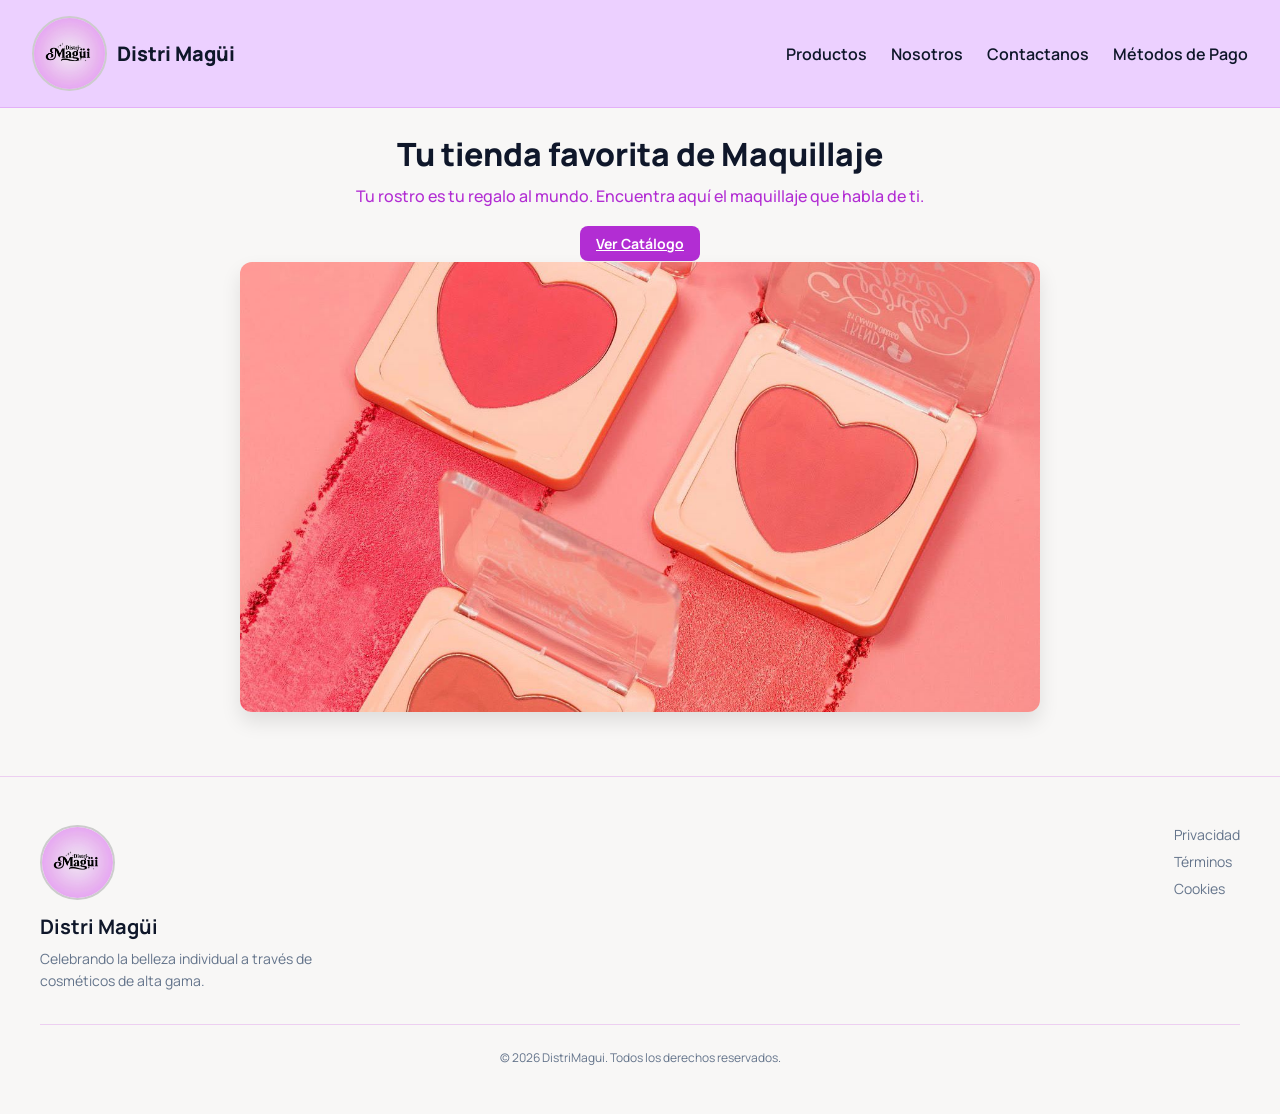
<file: index.html>
<!DOCTYPE html>
<html lang="es">
<head>
    <meta charset="UTF-8">
    <link rel="preconnect" href="https://fonts.googleapis.com">
    <link rel="preconnect" href="https://fonts.gstatic.com" crossorigin>
    <link href="https://fonts.googleapis.com/css2?family=Manrope:wght@300;400;500;600;700;800&display=swap" rel="stylesheet">
    <link href="https://fonts.googleapis.com/css2?family=Material+Symbols+Outlined:wght,FILL@100..700,0..1&display=swap" rel="stylesheet">
    <link rel="stylesheet" href="styles.css">
    <title>Distri-Magüi | Inicio</title>
</head>
<body>
    <!-- Encabezado Principal -->
    <header class="main-header">
        <div class="logo-container">
            <a href="index.html">
                <img src="img/logo.jpeg" alt="Logo">
                <h1>Distri Magüi</h1>
            </a>
        </div>
        <nav class="main-nav">
            <ul>
                <li><a href="products.html">Productos</a></li>
                <li><a href="aboutUs.html">Nosotros</a></li>
                <li><a href="contac.html">Contactanos</a></li>
                <li><a href="paymentMethods.html">Métodos de Pago</a></li>
            </ul>
        </nav>
    </header>

    <!-- Contenido Principal -->
    <main class="main-content">
        <div class="page-header">
            <h1>Tu tienda favorita de Maquillaje</h1>
            <p>Tu rostro es tu regalo al mundo. 
                Encuentra aquí el maquillaje que habla de ti.</p>
            <br>
            <a href="products.html" class="btn-add-cart">Ver Catálogo</a>
        </div>
        
        <div class="page-text">
            <div class="page-style">
                <img src="img/imgMain2.jpeg" alt="Imagen main">
            </div>
        </div>
    </main>

    <!-- Pie de Página Principal -->
    <footer class="main-footer">
        <div class="footer-brand">
            <img src="img/logo.jpeg" alt="Logo">
            <h2>Distri Magüi</h2>
            <p>
                Celebrando la belleza individual a través de cosméticos de alta gama.
            </p>
        </div>
        <div class="footer-links">
            <a href="#">Privacidad</a>
            <a href="#">Términos</a>
            <a href="#">Cookies</a>
        </div>
        <div class="footer-copy">
            <p>© 2026 DistriMagui. Todos los derechos reservados.</p>
        </div>
    </footer>
</body>
</html>
</file>
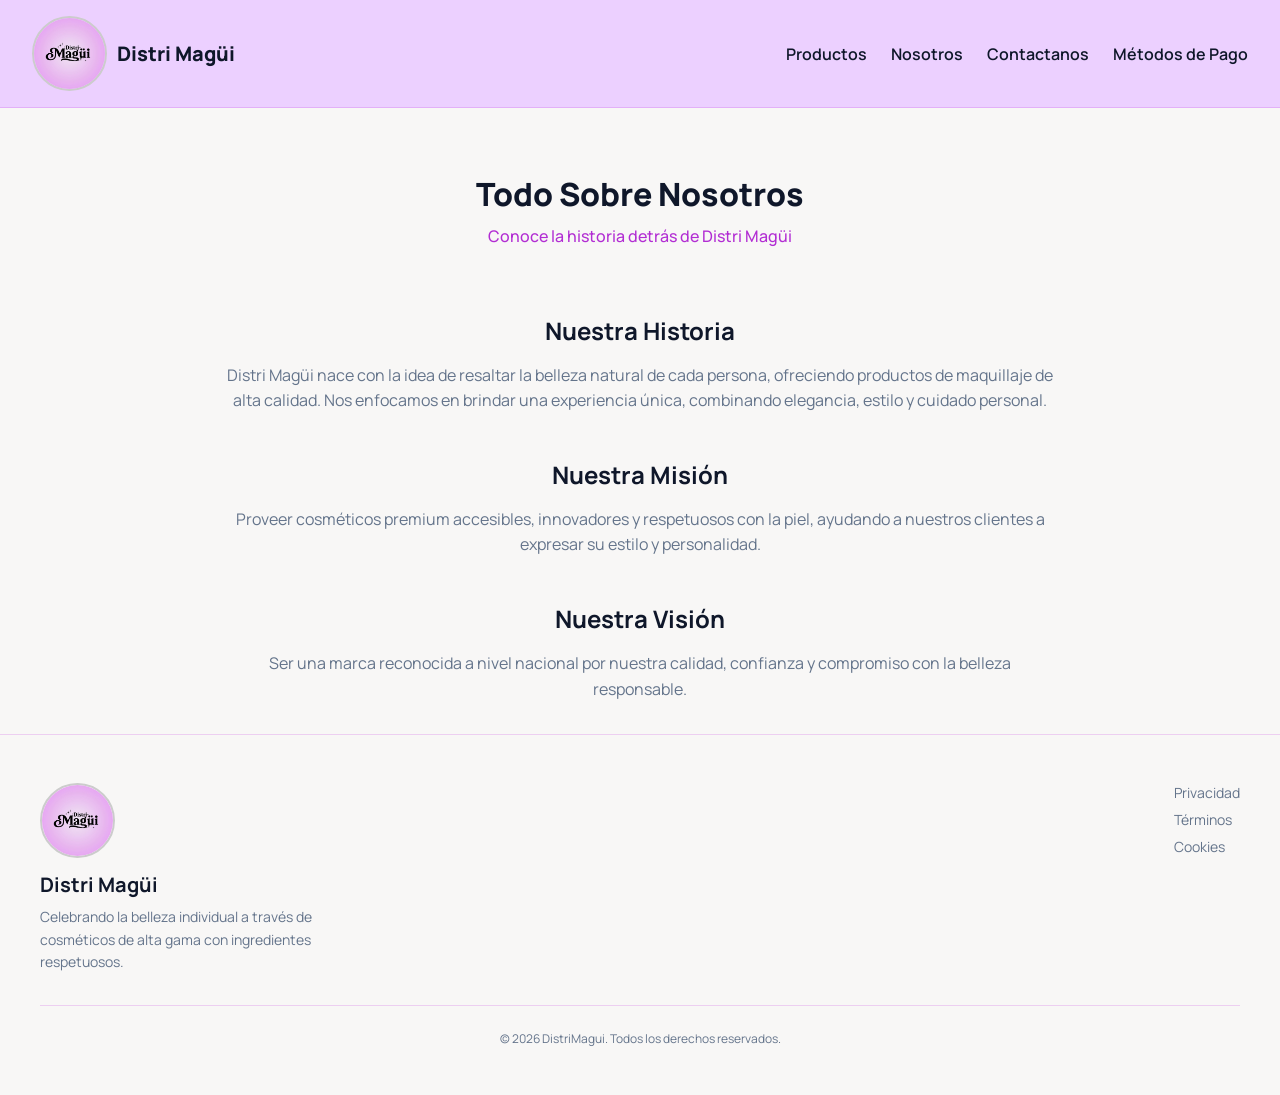
<file: aboutUs.html>
<!DOCTYPE html>
<html lang="es">

<head>
    <meta charset="UTF-8">
    <link rel="preconnect" href="https://fonts.googleapis.com">
    <link rel="preconnect" href="https://fonts.gstatic.com" crossorigin>
    <link href="https://fonts.googleapis.com/css2?family=Manrope:wght@300;400;500;600;700;800&display=swap"
        rel="stylesheet">
    <link href="https://fonts.googleapis.com/css2?family=Material+Symbols+Outlined:wght,FILL@100..700,0..1&display=swap"
        rel="stylesheet">
    <link rel="stylesheet" href="styles.css">
    <title>Distri Magüi | Nosotros</title>
</head>

<body>
    <!-- Encabezado Principal -->
    <header class="main-header">
        <div class="logo-container">
            <a href="index.html">
                <img src="img/logo.jpeg" alt="Logo">
                <h1>Distri Magüi</h1>
            </a>
        </div>
        <nav class="main-nav">
            <ul>
                <li><a href="products.html">Productos</a></li>
                <li><a href="aboutUs.html">Nosotros</a></li>
                <li><a href="contac.html">Contactanos</a></li>
                <li><a href="paymentMethods.html">Métodos de Pago</a></li>
            </ul>
        </nav>
    </header>
    <main class="main-content">

    <!-- Encabezado -->
    <div class="page-header" style="text-align: center; padding-top: 4rem; padding-bottom: 2rem;">
        <h1>Todo Sobre Nosotros</h1>
        <p>Conoce la historia detrás de Distri Magüi</p>
    </div>

    <!-- Contenido -->
    <section style="max-width: 900px; margin: 0 auto; padding: 2rem; text-align: center;">
        
        <h2 style="margin-bottom: 1rem;">Nuestra Historia</h2>
        <p style="color: var(--text-muted); line-height: 1.6;">
            Distri Magüi nace con la idea de resaltar la belleza natural de cada persona, 
            ofreciendo productos de maquillaje de alta calidad. Nos enfocamos en brindar 
            una experiencia única, combinando elegancia, estilo y cuidado personal.
        </p>

        <br><br>

        <h2 style="margin-bottom: 1rem;">Nuestra Misión</h2>
        <p style="color: var(--text-muted); line-height: 1.6;">
            Proveer cosméticos premium accesibles, innovadores y respetuosos con la piel, 
            ayudando a nuestros clientes a expresar su estilo y personalidad.
        </p>

        <br><br>

        <h2 style="margin-bottom: 1rem;">Nuestra Visión</h2>
        <p style="color: var(--text-muted); line-height: 1.6;">
            Ser una marca reconocida a nivel nacional por nuestra calidad, confianza 
            y compromiso con la belleza responsable.
        </p>

    </section>
    </main>
    <!-- Pie de Página Principal -->
    <footer class="main-footer">
        <div class="footer-brand">
            <img src="img/logo.jpeg" alt="Logo">
            <h2>Distri Magüi</h2>
            <p>
                Celebrando la belleza individual a través de cosméticos de alta gama con ingredientes respetuosos.
            </p>
        </div>
        <div class="footer-links">
            <a href="#">Privacidad</a>
            <a href="#">Términos</a>
            <a href="#">Cookies</a>
        </div>
        <div class="footer-copy">
            <p>© 2026 DistriMagui. Todos los derechos reservados.</p>
        </div>
    </footer>
</body>

</html>
</file>
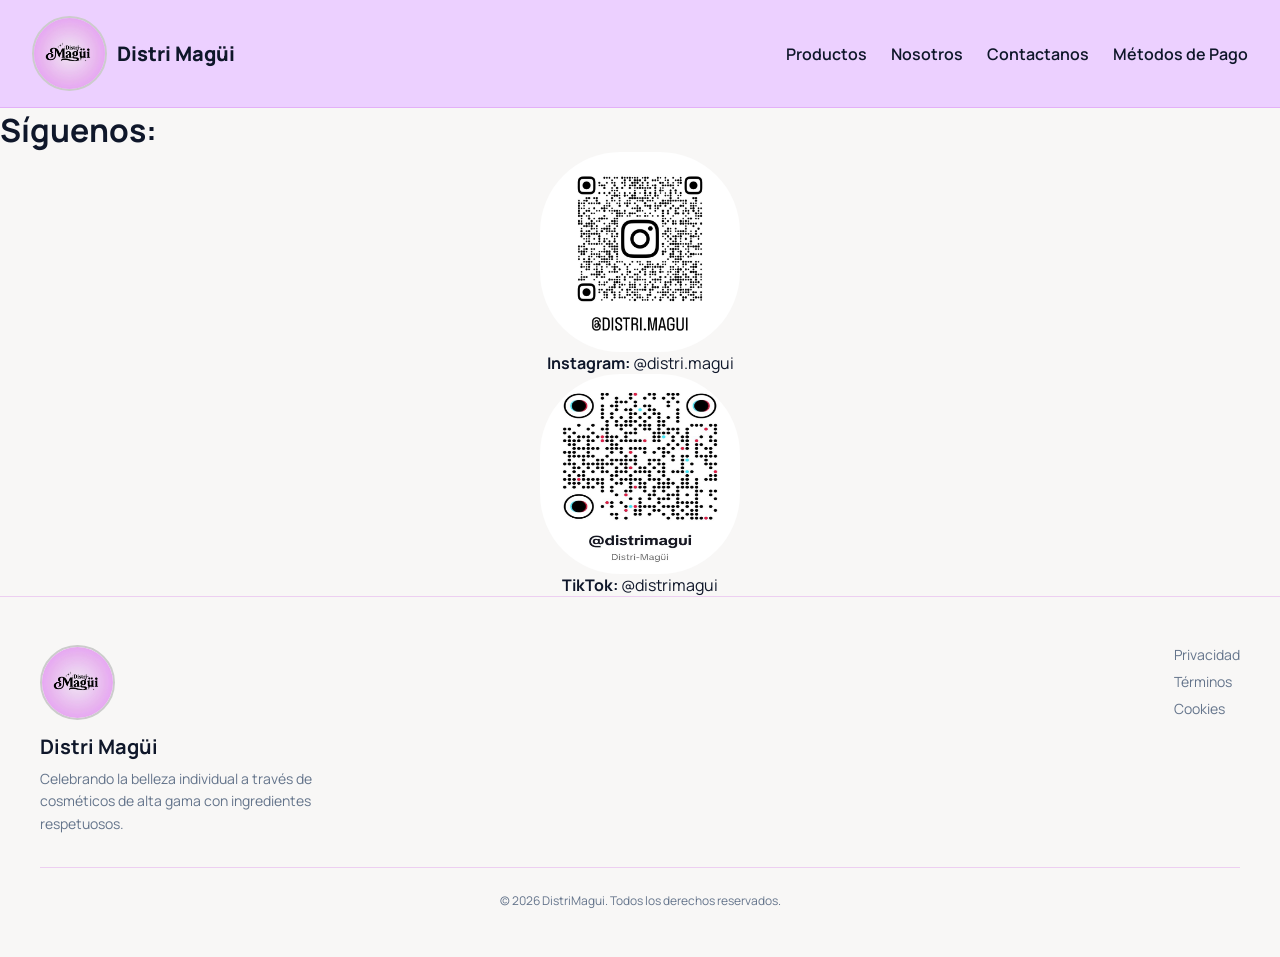
<file: contac.html>
<!DOCTYPE html>
<html lang="es">
<head>
    <meta charset="UTF-8">
    <link rel="preconnect" href="https://fonts.googleapis.com">
    <link rel="preconnect" href="https://fonts.gstatic.com" crossorigin>
    <link href="https://fonts.googleapis.com/css2?family=Manrope:wght@300;400;500;600;700;800&display=swap" rel="stylesheet">
    <link href="https://fonts.googleapis.com/css2?family=Material+Symbols+Outlined:wght,FILL@100..700,0..1&display=swap" rel="stylesheet">
    <link rel="stylesheet" href="styles.css">
    <title>Distri-Magüi | Contacto</title>
</head>
<body>
    <header class="main-header">
        <div class="logo-container">
            <a href="index.html">
                <img src="img/logo.jpeg" alt="Logo">
                <h1>Distri Magüi</h1>
            </a>
        </div>
        <nav class="main-nav">
            <ul>
                <li><a href="products.html">Productos</a></li>
                <li><a href="aboutUs.html">Nosotros</a></li>
                <li><a href="contac.html">Contactanos</a></li>
                <li><a href="paymentMethods.html">Métodos de Pago</a></li>
            </ul>
        </nav>
    </header>
    <main class="main-content">
        <div class="contact-info">
            <h1>Síguenos:</h1>
            <img src="img/instagram.jpeg" alt="Instagram">
            <p><strong>Instagram:</strong> @distri.magui</p>
            <img src="img/tik tok.jpeg" alt="TikTok">
            <p><strong>TikTok:</strong> @distrimagui</p>
        </div>
    </main>
    <footer class="main-footer">
        <div class="footer-brand">
            <img src="img/logo.jpeg" alt="Logo">
            <h2>Distri Magüi</h2>
            <p>
                Celebrando la belleza individual a través de cosméticos de alta gama con ingredientes respetuosos.
            </p>
        </div>
        <div class="footer-links">
            <a href="#">Privacidad</a>
            <a href="#">Términos</a>
            <a href="#">Cookies</a>
        </div>
        <div class="footer-copy">
            <p>© 2026 DistriMagui. Todos los derechos reservados.</p>
        </div>
    </footer>
</body>

</html>
</file>
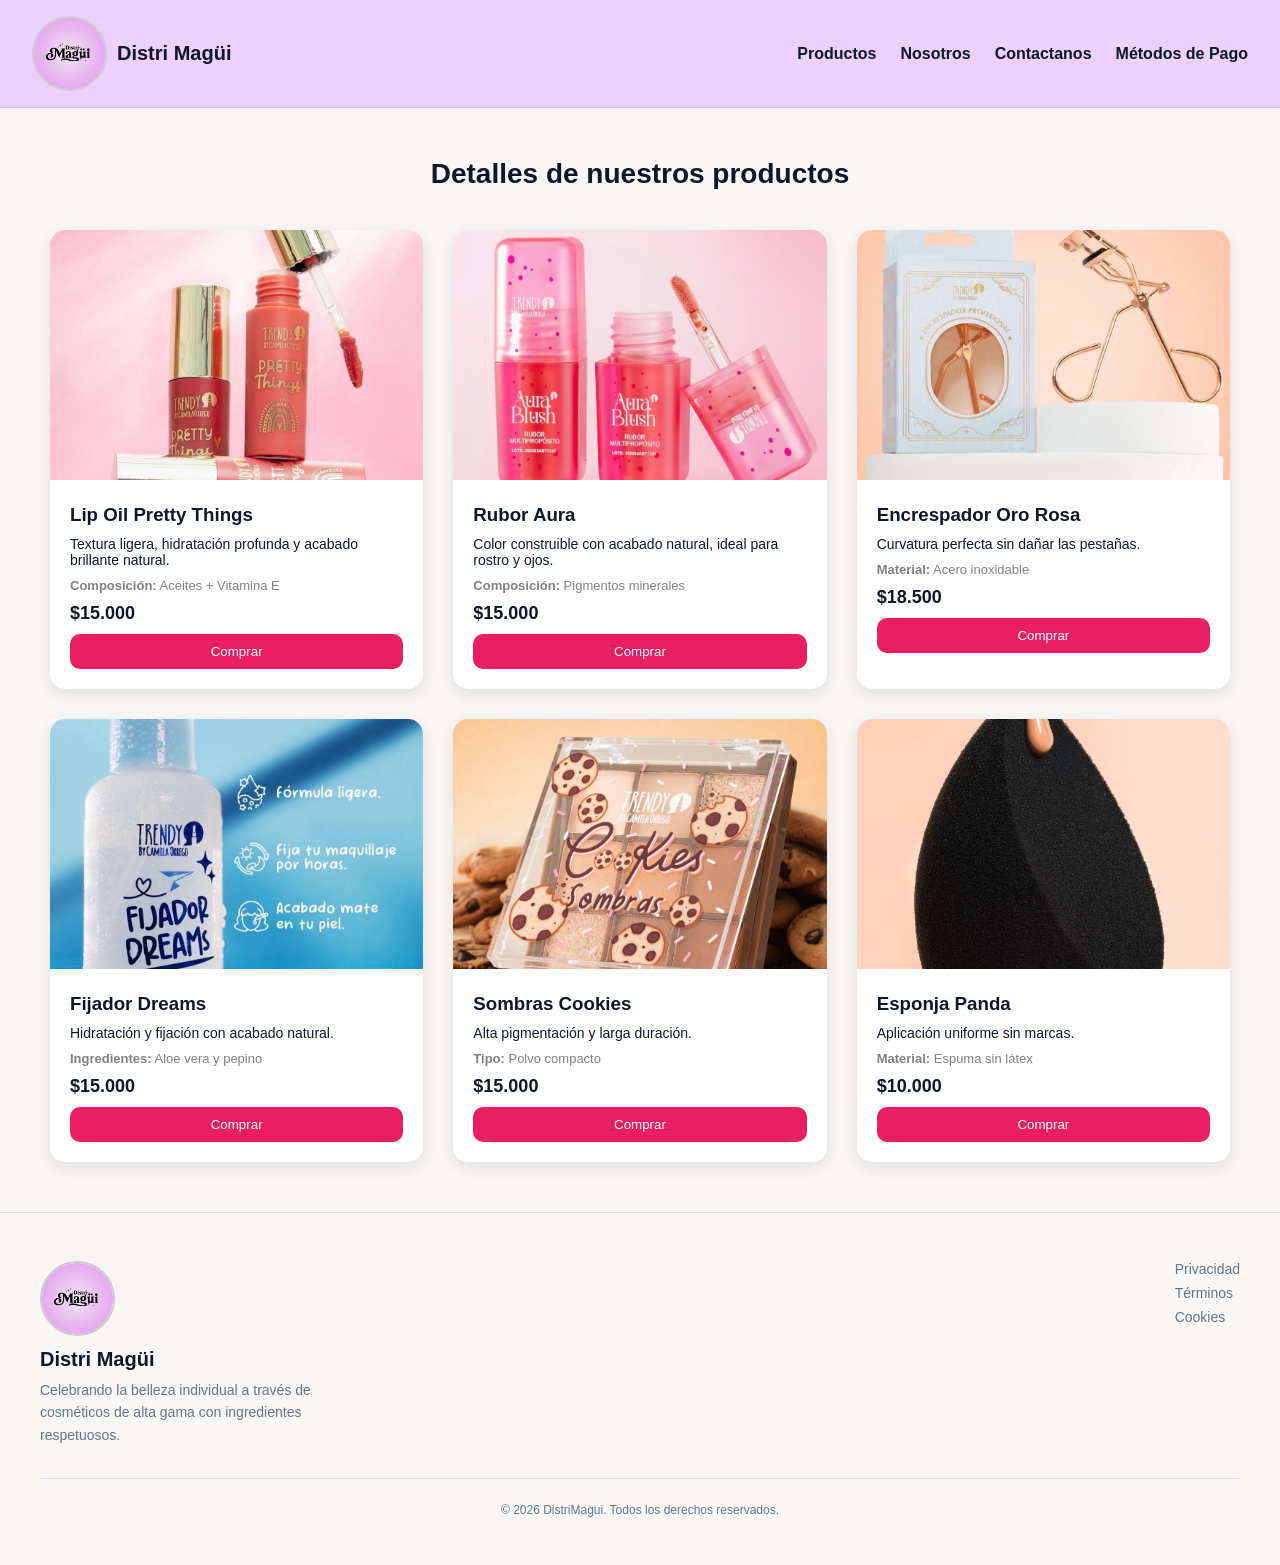
<file: detailProduct.html>
<!DOCTYPE html>
<html lang="es">
<head>
    <meta charset="UTF-8">
    <meta name="viewport" content="width=device-width, initial-scale=1.0">
    <title>Distri-Magüi | Productos</title>
    <link rel="stylesheet" href="styles.css">
</head>
<body>

    <header class="main-header">
        <div class="logo-container">
            <a href="index.html">
                <img src="img/logo.jpeg" alt="Logo">
                <h1>Distri Magüi</h1>
            </a>
        </div>
        <nav class="main-nav">
            <ul>
                <li><a href="products.html">Productos</a></li>
                <li><a href="aboutUs.html">Nosotros</a></li>
                <li><a href="contac.html">Contactanos</a></li>
                <li><a href="paymentMethods.html">Métodos de Pago</a></li>
            </ul>
        </nav>
    </header>

    <main>

    <section class="products-detail-section">

        <h2 class="section-title">Detalles de nuestros productos</h2>

        <div class="products-detail-grid">

            <!-- PRODUCTO -->
            <div class="product-detail-card">
                <img src="img/LipOilPrettyThings.jpeg" alt="Lip Oil">
                <div class="info">
                    <h3>Lip Oil Pretty Things</h3>
                    <p class="desc">Textura ligera, hidratación profunda y acabado brillante natural.</p>
                    <p class="material"><strong>Composición:</strong> Aceites + Vitamina E</p>
                    <p class="price">$15.000</p>
                    <button>Comprar</button>
                </div>
            </div>

            <!-- PRODUCTO -->
            <div class="product-detail-card">
                <img src="img/RuborAura.jpeg" alt="Rubor">
                <div class="info">
                    <h3>Rubor Aura</h3>
                    <p class="desc">Color construible con acabado natural, ideal para rostro y ojos.</p>
                    <p class="material"><strong>Composición:</strong> Pigmentos minerales</p>
                    <p class="price">$15.000</p>
                    <button>Comprar</button>
                </div>
            </div>

            <!-- PRODUCTO -->
            <div class="product-detail-card">
                <img src="img/EncrespadorOroRosa.jpeg" alt="Encrespador">
                <div class="info">
                    <h3>Encrespador Oro Rosa</h3>
                    <p class="desc">Curvatura perfecta sin dañar las pestañas.</p>
                    <p class="material"><strong>Material:</strong> Acero inoxidable</p>
                    <p class="price">$18.500</p>
                    <button>Comprar</button>
                </div>
            </div>

            <!-- PRODUCTO -->
            <div class="product-detail-card">
                <img src="img/FijadorDreams.jpeg" alt="Fijador">
                <div class="info">
                    <h3>Fijador Dreams</h3>
                    <p class="desc">Hidratación y fijación con acabado natural.</p>
                    <p class="material"><strong>Ingredientes:</strong> Aloe vera y pepino</p>
                    <p class="price">$15.000</p>
                    <button>Comprar</button>
                </div>
            </div>

            <!-- PRODUCTO -->
            <div class="product-detail-card">
                <img src="img/SombrasCookies.jpeg" alt="Sombras">
                <div class="info">
                    <h3>Sombras Cookies</h3>
                    <p class="desc">Alta pigmentación y larga duración.</p>
                    <p class="material"><strong>Tipo:</strong> Polvo compacto</p>
                    <p class="price">$15.000</p>
                    <button>Comprar</button>
                </div>
            </div>

            <!-- PRODUCTO -->
            <div class="product-detail-card">
                <img src="img/EsponjaPanda.jpeg" alt="Esponja">
                <div class="info">
                    <h3>Esponja Panda</h3>
                    <p class="desc">Aplicación uniforme sin marcas.</p>
                    <p class="material"><strong>Material:</strong> Espuma sin látex</p>
                    <p class="price">$10.000</p>
                    <button>Comprar</button>
                </div>
            </div>

        </div>

    </section>

    </main>

    <footer class="main-footer">
        <div class="footer-brand">
            <img src="img/logo.jpeg" alt="Logo">
            <h2>Distri Magüi</h2>
            <p>
                Celebrando la belleza individual a través de cosméticos de alta gama con ingredientes respetuosos.
            </p>
        </div>
        <div class="footer-links">
            <a href="#">Privacidad</a>
            <a href="#">Términos</a>
            <a href="#">Cookies</a>
        </div>
        <div class="footer-copy">
            <p>© 2026 DistriMagui. Todos los derechos reservados.</p>
        </div>
    </footer>
</body>
</html>
</file>
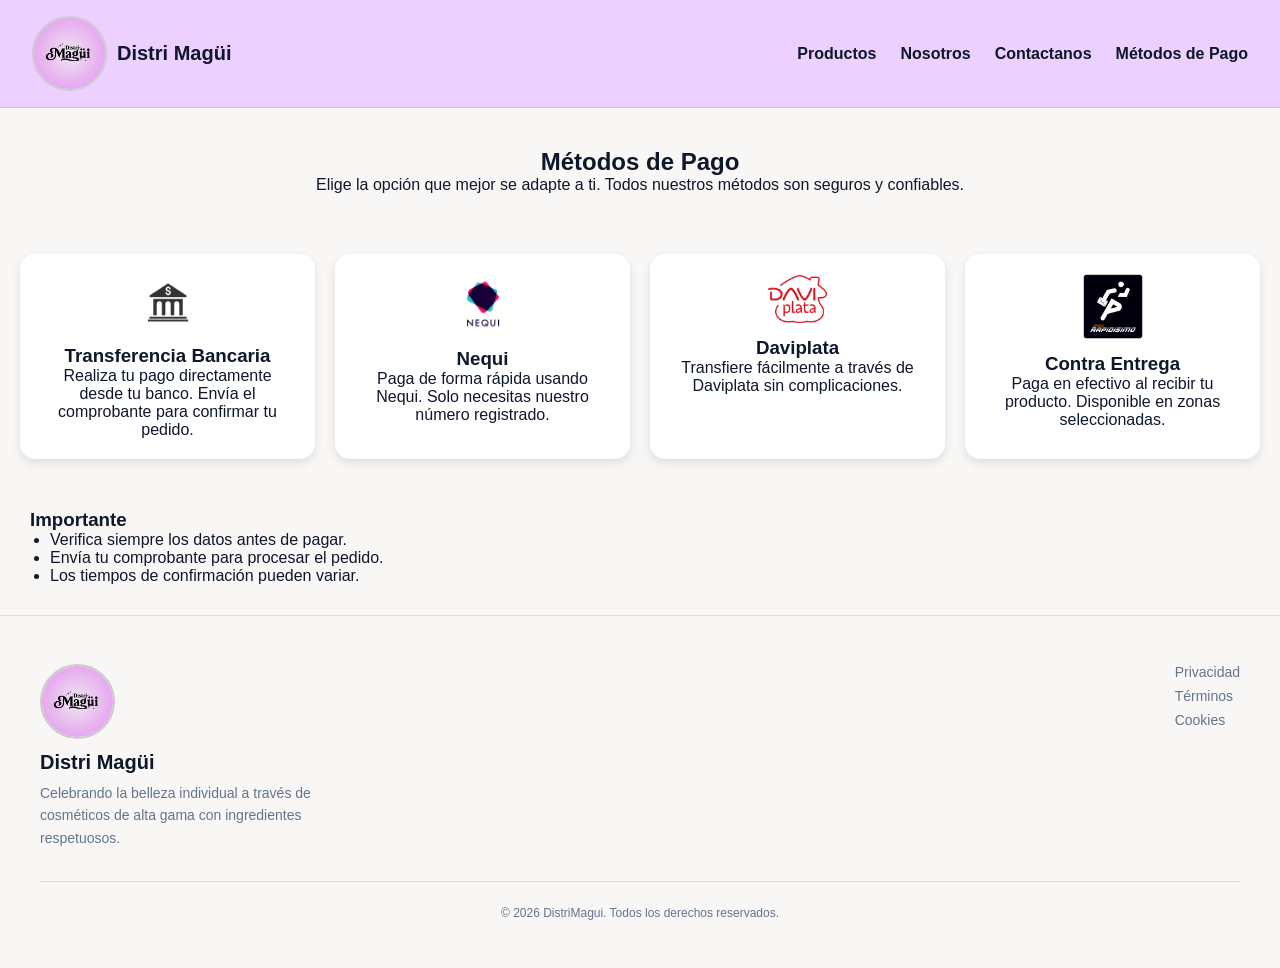
<file: paymentMethods.html>
<!DOCTYPE html>
<html lang="es">
<head>
    <meta charset="UTF-8">
    <meta name="viewport" content="width=device-width, initial-scale=1.0">
    <title>Distri-Magüi | Métodos de Pago</title>
    <link rel="stylesheet" href="styles.css">
</head>
<body>

    <header class="main-header">
        <div class="logo-container">
            <a href="index.html">
                <img src="img/logo.jpeg" alt="Logo">
                <h1>Distri Magüi</h1>
            </a>
        </div>
        <nav class="main-nav">
            <ul>
                <li><a href="products.html">Productos</a></li>
                <li><a href="aboutUs.html">Nosotros</a></li>
                <li><a href="contac.html">Contactanos</a></li>
                <li><a href="paymentMethods.html">Métodos de Pago</a></li>
            </ul>
        </nav>
    </header>

    <main>

        <!-- HERO -->
        <section class="payment-hero">
            <h2>Métodos de Pago</h2>
            <p>
                Elige la opción que mejor se adapte a ti. Todos nuestros métodos son seguros y confiables.
            </p>
        </section>

        <!-- TARJETAS -->
        <section class="payment-container">

            <div class="payment-card">
                <img src="img/bank.png" alt="Transferencia bancaria">
                <h3>Transferencia Bancaria</h3>
                <p>
                    Realiza tu pago directamente desde tu banco. Envía el comprobante para confirmar tu pedido.
                </p>
            </div>

            <div class="payment-card">
                <img src="img/nequi.png" alt="Nequi">
                <h3>Nequi</h3>
                <p>
                    Paga de forma rápida usando Nequi. Solo necesitas nuestro número registrado.
                </p>
            </div>

            <div class="payment-card">
                <img src="img/daviplata.png" alt="Daviplata">
                <h3>Daviplata</h3>
                <p>
                    Transfiere fácilmente a través de Daviplata sin complicaciones.
                </p>
            </div>

            <div class="payment-card">
                <img src="img/cash.png" alt="Pago contra entrega">
                <h3>Contra Entrega</h3>
                <p>
                    Paga en efectivo al recibir tu producto. Disponible en zonas seleccionadas.
                </p>
            </div>

        </section>

        <!-- INFO EXTRA -->
        <section class="payment-info">
            <h3>Importante</h3>
            <ul>
                <li>Verifica siempre los datos antes de pagar.</li>
                <li>Envía tu comprobante para procesar el pedido.</li>
                <li>Los tiempos de confirmación pueden variar.</li>
            </ul>
        </section>

    </main>

    <footer class="main-footer">
        <div class="footer-brand">
            <img src="img/logo.jpeg" alt="Logo">
            <h2>Distri Magüi</h2>
            <p>
                Celebrando la belleza individual a través de cosméticos de alta gama con ingredientes respetuosos.
            </p>
        </div>
        <div class="footer-links">
            <a href="#">Privacidad</a>
            <a href="#">Términos</a>
            <a href="#">Cookies</a>
        </div>
        <div class="footer-copy">
            <p>© 2026 DistriMagui. Todos los derechos reservados.</p>
        </div>
    </footer>

</body>
</html>
</file>
<file: styles.css>
:root {
  --primary: #b22dd3;
  --primary-light: rgba(207, 163, 119, 0.1);
  --primary-hover: #ae62b8;
  --bg-light: #f8f7f6;
  --text-dark: #0f172a; 
  --text-muted: #64748b;
  --border-color: #be2edb33;
  --font-display: 'Manrope', sans-serif;
  --radius-lg: 0.5rem;
  --radius-xl: 0.75rem;
}

/* 1. Reseteo y Estilos Globales */
* {
  margin: 0;
  padding: 0;
  box-sizing: border-box;
}

body {
  font-family: var(--font-display);
  background-color: var(--bg-light);
  color: var(--text-dark);
  min-height: 100vh;
  display: flex;
  flex-direction: column;
}

/* 2. Encabezado Principal */
.main-header {
  display: flex;
  align-items: center;
  justify-content: space-between;
  padding: 1rem 2rem;
  background-color: #ecd0ff;
  backdrop-filter: blur(10px);
  border-bottom: 1px solid var(--border-color);
  /*position: sticky; deja fijo el header */
  top: 0;
  z-index: 50;
}

.logo-container {
  display: flex;
  align-items: center;
  gap: 0.5rem;
}
.logo-container a {
  display: flex;
  align-items: center; /* alinea verticalmente al centro */
  gap: 10px;           /* espacio entre el logo y el texto */
  text-decoration: none; /* quita el subrayado del link */
}

.logo-container img {
  width: 75px; /* Tamaño del logo */
  height: 75px; /* Igual al ancho */
  border-radius: 50%; /* Hace el círculo */
  object-fit: cover; /* Ajusta la imagen sin deformar */
  border: 2px solid #ccc; /* Opcional: borde del logo */
}

.logo-container h1 {
  font-size: 1.25rem;
  font-weight: 800;
  color: var(--text-dark);
}

.main-nav ul {
  display: flex;
  list-style: none;
  gap: 1.5rem;
}

.main-nav a {
  text-decoration: none;
  color: var(--text-dark);
  font-weight: 600;
  transition: color 0.3s;
}

.main-nav a:hover,
.main-nav a.active {
  color: var(--primary);
}

/* 3. Contenido Principal */
.main-content {
  flex: 1;
  display: flex;
  flex-direction: column;
}

/* 4. Encabezado de Página */
.page-header {
  text-align: center;
  padding-top: 4rem;
  padding-bottom: 2rem;
  padding: 1.5rem 2.5rem 0.5rem;
}

.page-header h1 {
  font-size: 2rem;
  font-weight: 800;
  margin-bottom: 0.5rem;
}

.page-header p {
  color: var(--primary);
  font-weight: 500;
  max-width: 600px;
  margin: 0 auto;
  line-height: 1.6;
}

.page header a {
  text-decoration: none;
  display: inline-block;
  margin-top: 1rem;
}

.page-text {
  text-align: center;
  padding: 0 2.5rem 4rem;
}

.page-style {
  max-width: 800px;
  margin: 0 auto;
  aspect-ratio: 16/9;
  background-color: var(--primary-light);
  border-radius: var(--radius-xl);
  overflow: hidden;
  box-shadow: 0 10px 20px rgba(0,0,0,0.1);
  display: flex;
  align-items: center;
  justify-content: center;
}

.page-style img {
  width: 100%;
  height: 100%;
  object-fit: cover;
}



/* 5. Categorías (Tabs) */
.categories-tabs {
  display: flex;
  gap: 2rem;
  padding: 0 2.5rem;
  border-bottom: 1px solid var(--border-color);
  margin-bottom: 1.5rem;
  overflow-x: auto;
}

.categories-tabs .tab {
  text-decoration: none;
  font-size: 0.875rem;
  font-weight: 700;
  color: var(--text-muted);
  border-bottom: 2px solid transparent;
  padding-bottom: 0.75rem;
  padding-top: 0.5rem;
  transition: all 0.3s;
  white-space: nowrap;
}

.categories-tabs .tab:hover,
.categories-tabs .tab.active-tab {
  color: var(--primary);
  border-color: var(--primary);
}

/* 6. Layout del Catálogo (Grid con Sidebar) */
.catalog-container {
  display: flex;
  flex-direction: column;
  gap: 2rem;
  padding: 0 2.5rem 2.5rem;
}

@media (min-width: 1024px) {
  .catalog-container {
    flex-direction: row;
  }
}

/* 7. Sidebar de Filtros */
.filters-sidebar {
  width: 100%;
  display: flex;
  flex-direction: column;
  gap: 1.5rem;
}

@media (min-width: 1024px) {
  .filters-sidebar {
    width: 250px;
    flex-shrink: 0;
  }
}

.filters-sidebar h3 {
  font-size: 1.125rem;
  font-weight: 700;
  margin-bottom: 0.5rem;
}

.filter-group {
  display: flex;
  flex-direction: column;
  gap: 0.5rem;
}

.filter-group h2 {
  font-size: 0.875rem;
  font-weight: 600;
  color: var(--primary);
  text-transform: uppercase;
  letter-spacing: 0.05em;
  margin-bottom: 0.25rem;
}

.filter-group label {
  display: flex;
  align-items: center;
  gap: 0.5rem;
  font-size: 0.875rem;
  color: var(--text-muted);
  cursor: pointer;
}

.filter-group label:hover {
  color: var(--primary);
}

.filter-group input[type="checkbox"] {
  accent-color: var(--primary);
  width: 1rem;
  height: 1rem;
  border: 1px solid rgba(207, 163, 119, 0.3);
  border-radius: 0.25rem;
}

/* Banner Promo (Oferta) */
.promo-banner {
  background-color: var(--primary-light);
  padding: 1rem;
  border-radius: var(--radius-xl);
  border: 1px solid var(--border-color);
  margin-top: 1rem;
}

.promo-title {
  font-size: 0.75rem;
  color: var(--primary);
  font-weight: 800;
  text-transform: uppercase;
  margin-bottom: 0.5rem;
}

.promo-desc {
  font-size: 0.875rem;
  font-weight: 500;
  margin-bottom: 0.75rem;
  color: var(--text-dark);
}

.btn-promo {
  background: none;
  border: none;
  font-size: 0.75rem;
  font-weight: 800;
  text-decoration: underline;
  color: var(--primary);
  cursor: pointer;
}

/* 8. Sección de Productos Central */
.products-section {
  flex: 1;
  display: flex;
  flex-direction: column;
  gap: 1.5rem;
}

/* Controles Base */
.products-controls {
  display: flex;
  justify-content: space-between;
  align-items: center;
  flex-wrap: wrap;
  gap: 1rem;
}

.products-count {
  font-size: 0.875rem;
  color: var(--text-muted);
}

.products-count span {
  font-weight: 700;
  color: var(--text-dark);
}

.sort-control {
  display: flex;
  align-items: center;
  gap: 0.5rem;
  font-size: 0.875rem;
  color: var(--text-muted);
}

.sort-select {
  background: transparent;
  border: none;
  font-size: 0.875rem;
  font-weight: 700;
  color: var(--primary);
  cursor: pointer;
  outline: none;
}

/* Grid de Tarjetas */
.products-grid {
  display: grid;
  grid-template-columns: repeat(1, 1fr);
  gap: 2rem;
}

@media (min-width: 640px) {
  .products-grid {
    grid-template-columns: repeat(2, 1fr);
  }
}

@media (min-width: 1280px) {
  .products-grid {
    grid-template-columns: repeat(3, 1fr);
  }
}

/* Tarjeta Individual */
.product-card {
  display: flex;
  flex-direction: column;
  background: white;
  border-radius: var(--radius-xl);
  overflow: hidden;
  box-shadow: 0 1px 3px rgba(0,0,0,0.1);
  border: 1px solid rgba(207, 163, 119, 0.05); /* very light primary border */
  transition: transform 0.3s, box-shadow 0.3s;
  position: relative;
}

.product-card:hover {
  transform: translateY(-5px);
  box-shadow: 0 10px 20px rgba(0,0,0,0.1);/*este mueve el product card y le agrega una sombra*/
}

.product-card:hover .product-title {
  color: var(--primary);
}

.product-card:hover .btn-favorite {
  opacity: 1;
}

.product-card a {
  text-decoration: none;
}

.product-image-container {
  width: 100%;
  aspect-ratio: 4/5;
  background-color: var(--primary-light);
  /* posición relativa para el boton de fav */
  position: relative;
  overflow: hidden;
}

.product-image-container img {
  width: 100%;
  height: 100%;
  object-fit: cover;
  transition: transform 0.5s;
}

.product-card:hover .product-image-container img {
  transform: scale(1.1);
}

.btn-favorite {
  position: absolute;
  top: 0.75rem;
  right: 0.75rem;
  background-color: rgba(255, 255, 255, 0.8);
  color: var(--primary);
  border: none;
  border-radius: 50%;
  width: 2.5rem;
  height: 2.5rem;
  display: flex;
  align-items: center;
  justify-content: center;
  cursor: pointer;
  opacity: 0;
  transition: opacity 0.3s;
  z-index: 10;
}

.btn-favorite:hover {
  background-color: white;
  color: var(--primary-hover);
}

/* Info del Producto */
.product-info {
  padding: 1.25rem;
  display: flex;
  flex-direction: column;
  flex: 1;
}

.product-title {
  font-size: 1.125rem;
  font-weight: 700;
  color: var(--text-dark);
  margin-bottom: 0.25rem;
  transition: color 0.3s;
}

.product-desc {
  font-size: 0.875rem;
  color: var(--text-muted);
  flex: 1;
  margin-bottom: 1rem;
  line-height: 1.4;
}

.product-price-row {
  display: flex;
  align-items: center;
  justify-content: space-between;
  margin-top: auto;
}

.product-price {
  font-size: 1.25rem;
  font-weight: 800;
  color: var(--text-dark);
}

.btn-add-cart {
  background-color: var(--primary);
  color: white;
  border: none;
  padding: 0.5rem 1rem;
  border-radius: var(--radius-lg);
  font-weight: 700;
  font-size: 0.875rem;
  cursor: pointer;
  transition: background-color 0.3s;
}

.btn-add-cart:hover {
  background-color: var(--primary-hover);
}

/* 9. Paginación */
.pagination {
  display: flex;
  justify-content: center;
  align-items: center;
  gap: 0.5rem;
  padding: 2rem 0;
}

.btn-page {
  display: flex;
  align-items: center;
  justify-content: center;
  width: 2.5rem;
  height: 2.5rem;
  border-radius: var(--radius-lg);
  background: transparent;
  border: 1px solid var(--border-color);
  color: var(--text-muted);
  font-weight: 600;
  cursor: pointer;
  transition: all 0.3s;
}

.btn-page:hover {
  background-color: var(--primary-light);
  color: var(--primary);
}

.btn-page.active {
  background-color: var(--primary);
  color: white;
  border-color: var(--primary);
}

.btn-prev, .btn-next {
  width: auto;
  padding: 0 1rem;
}

/* 10. Footer Principal */
.main-footer {
  margin-top: auto;
  padding: 3rem 2.5rem;
  background-color: var(--bg-light);
  border-top: 1px solid var(--border-color);
  display: flex;
  flex-direction: column;
  gap: 2rem;
}

@media (min-width: 768px) {
  .main-footer {
    flex-direction: row;
    justify-content: space-between;
    flex-wrap: wrap;
  }
}

.footer-brand {
  max-width: 300px;
}

.footer-brand img {
  width: 75px; /* Tamaño del logo */
  height: 75px; /* Igual al ancho */
  border-radius: 50%; /* Hace el círculo */
  object-fit: cover; /* Ajusta la imagen sin deformar */
  border: 2px solid #ccc; /* Opcional: borde del logo */
}

.footer-brand h2 {
  font-size: 1.25rem;
  color: var(--text-dark);
  margin-top: 0.5rem;
  margin-bottom: 0.5rem;
}

.footer-brand p {
  color: var(--text-muted);
  font-size: 0.875rem;
  line-height: 1.6;
}

.footer-links {
  display: flex;
  flex-direction: column;
  gap: 0.5rem;
}

.footer-links a {
  color: var(--text-muted);
  text-decoration: none;
  font-size: 0.875rem;
  transition: color 0.3s;
}

.footer-links a:hover {
  color: var(--primary);
}

.footer-copy {
  width: 100%;
  text-align: center;
  padding-top: 1.5rem;
  border-top: 1px solid var(--border-color);
  color: var(--text-muted);
  font-size: 0.75rem;
}
.payment-hero {
    text-align: center;
    padding: 40px 20px;
}

.payment-container {
    display: grid;
    grid-template-columns: repeat(auto-fit, minmax(220px, 1fr));
    gap: 20px;
    padding: 20px;
}

.payment-card {
    background: #fff;
    border-radius: 15px;
    padding: 20px;
    text-align: center;
    box-shadow: 0 4px 10px rgba(0,0,0,0.1);
    transition: transform 0.2s ease;
}

.payment-card:hover {
    transform: translateY(-5px);
}

.payment-card img {
    width: 60px;
    margin-bottom: 10px;
}

.payment-info {
    padding: 30px;
}

.payment-info ul {
    list-style: disc;
    padding-left: 20px;
}

.products-detail-section {
    padding: 50px;
}

.section-title {
    text-align: center;
    margin-bottom: 40px;
    font-size: 28px;
}

.products-detail-grid {
    display: grid;
    grid-template-columns: repeat(auto-fit, minmax(300px, 1fr));
    gap: 30px;
}

.product-detail-card {
    background: white;
    border-radius: 15px;
    overflow: hidden;
    box-shadow: 0 5px 15px rgba(0,0,0,0.1);
    transition: transform 0.3s;
}

.product-detail-card:hover {
    transform: translateY(-5px);
}

.product-detail-card img {
    width: 100%;
    height: 250px;
    object-fit: cover;
}

.product-detail-card .info {
    padding: 20px;
}

.product-detail-card h3 {
    margin-bottom: 10px;
}

.desc {
    font-size: 14px;
    margin-bottom: 10px;
}

.material {
    font-size: 13px;
    color: gray;
}

.price {
    font-size: 18px;
    font-weight: bold;
    margin: 10px 0;
}

.product-detail-card button {
    width: 100%;
    padding: 10px;
    border: none;
    background: #e91e63;
    color: white;
    border-radius: 10px;
    cursor: pointer;
}

.contact-info img {
  width: 200px;
  height: 200px;
  border-radius: 40%;
  border: #0f172a;
  display: block; 
  margin: auto;
}

.contact-info p{
  --text-dark: #0f172a;
  --font-display: 'Manrope', sans-serif;
  text-align: center;
}
</file>
